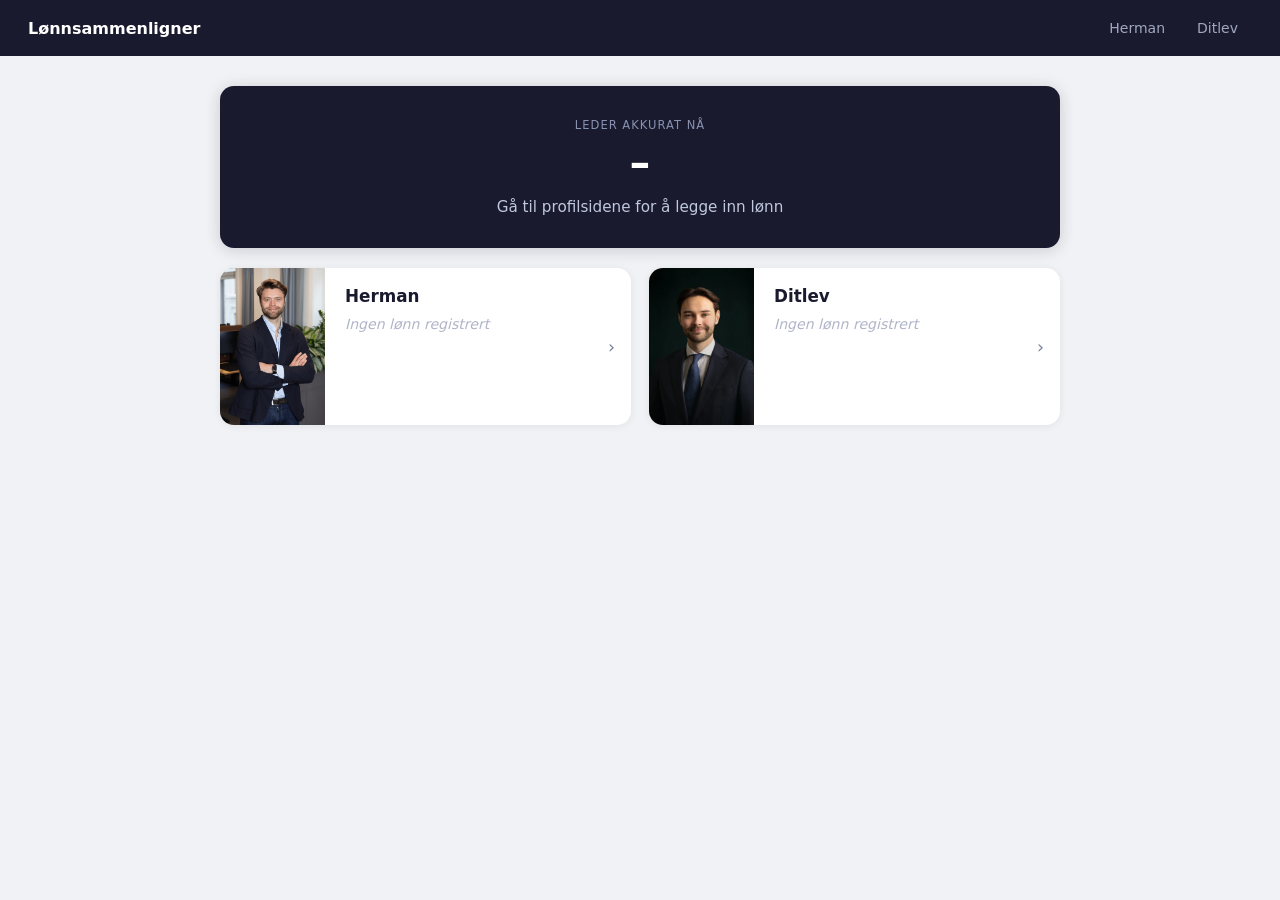
<file: index.html>
<!DOCTYPE html>
<html lang="no">
<head>
  <meta charset="UTF-8">
  <meta name="viewport" content="width=device-width, initial-scale=1.0">
  <title>Lønnsammenligner</title>
  <link rel="stylesheet" href="style.css">
  <style>
    .leader-card {
      background: var(--dark);
      color: #fff;
      border-radius: var(--radius);
      padding: 32px 36px;
      text-align: center;
      margin-bottom: 20px;
      box-shadow: 0 2px 16px rgba(26,26,46,0.18);
    }

    .leader-eyebrow {
      font-size: 0.72rem;
      text-transform: uppercase;
      letter-spacing: 1px;
      color: #8892b0;
      margin-bottom: 8px;
    }

    .leader-name {
      font-size: 2.6rem;
      font-weight: 800;
      line-height: 1.1;
    }

    .leader-comment {
      margin-top: 12px;
      color: #c0c8de;
      font-size: 0.95rem;
    }

    .cmp-stats {
      display: grid;
      grid-template-columns: repeat(3, 1fr);
      gap: 10px;
      margin-top: 24px;
    }

    .cmp-block {
      background: rgba(255,255,255,0.08);
      border-radius: 10px;
      padding: 12px;
      text-align: center;
    }
    .cmp-block .lbl { font-size: 0.66rem; text-transform: uppercase; letter-spacing: 0.7px; color: #8892b0; margin-bottom: 4px; }
    .cmp-block .val { font-size: 1rem; font-weight: 700; }

    .person-link {
      text-decoration: none;
      color: inherit;
      display: flex;
      align-items: stretch;
      overflow: hidden;
      border-radius: var(--radius);
      transition: box-shadow 0.18s, transform 0.18s;
    }
    .person-link:hover {
      box-shadow: 0 6px 22px rgba(0,0,0,0.13);
      transform: translateY(-2px);
    }

    .person-thumb {
      width: 105px;
      flex-shrink: 0;
    }
    .person-thumb img {
      width: 100%;
      height: 100%;
      object-fit: cover;
      object-position: top center;
      display: block;
    }

    .person-info { padding: 18px 20px; flex: 1; }
    .person-info h3 { font-size: 1.05rem; font-weight: 700; margin-bottom: 10px; }

    .person-salary { font-size: 1.1rem; font-weight: 700; }
    .person-sub { font-size: 0.78rem; color: var(--muted); margin-top: 1px; }
    .person-meta { font-size: 0.76rem; color: var(--muted); margin-top: 10px; }

    .person-empty { color: #b0b4c8; font-style: italic; font-size: 0.88rem; }

    .person-arrow {
      display: flex;
      align-items: center;
      padding-right: 16px;
      color: var(--muted);
      font-size: 1.1rem;
    }
  </style>
</head>
<body>

<nav>
  <a href="index.html" class="nav-brand">Lønnsammenligner</a>
  <div class="nav-links">
    <a href="herman.html" class="nav-link">Herman</a>
    <a href="ditlev.html" class="nav-link">Ditlev</a>
  </div>
</nav>

<main>
  <!-- Leader section -->
  <div class="leader-card">
    <div class="leader-eyebrow">Leder akkurat nå</div>
    <div class="leader-name" id="leader-name">–</div>
    <div class="leader-comment" id="leader-comment">Gå til profilsidene for å legge inn lønn</div>
    <div class="cmp-stats" id="cmp-stats" style="display:none"></div>
  </div>

  <!-- Person cards -->
  <div class="grid-2">
    <a href="herman.html" class="card person-link">
      <div class="person-thumb"><img src="Herman.png" alt="Herman"></div>
      <div class="person-info">
        <h3>Herman</h3>
        <div id="mini-herman"></div>
      </div>
      <div class="person-arrow">›</div>
    </a>
    <a href="ditlev.html" class="card person-link">
      <div class="person-thumb"><img src="Ditlev.webp" alt="Ditlev"></div>
      <div class="person-info">
        <h3>Ditlev</h3>
        <div id="mini-ditlev"></div>
      </div>
      <div class="person-arrow">›</div>
    </a>
  </div>
</main>

<script>
  function loadData() {
    const raw = localStorage.getItem('lonn-sammenligner');
    const def = { herman: { salaryEntries: [], portfolio: [] }, ditlev: { salaryEntries: [], portfolio: [] } };
    if (!raw) return def;
    const d = JSON.parse(raw);
    // Migrate old format (plain arrays)
    if (Array.isArray(d.herman)) {
      return {
        herman: { salaryEntries: d.herman, portfolio: [] },
        ditlev: { salaryEntries: Array.isArray(d.ditlev) ? d.ditlev : [], portfolio: [] }
      };
    }
    ['herman', 'ditlev'].forEach(p => {
      d[p] = d[p] || {};
      d[p].salaryEntries = d[p].salaryEntries || [];
      d[p].portfolio = d[p].portfolio || [];
    });
    return d;
  }

  function latestYearly(entries) {
    return entries.length ? entries[entries.length - 1].yearly : null;
  }

  function fmtKr(v) {
    if (v == null) return '–';
    return Math.round(v).toLocaleString('nb-NO') + ' kr';
  }

  function getComment(leader, pct) {
    const other = leader === 'Herman' ? 'Ditlev' : 'Herman';
    if (pct < 1)  return `Ekstremt jevnt! ${leader} leder med hårfin margin 🤝`;
    if (pct < 5)  return `Knall jevnt — ${leader} er hakket foran ${other} 🏃`;
    if (pct < 15) return `${leader} leder komfortabelt 😎`;
    if (pct < 30) return `${leader} drar ifra — ${other} må ta noen ekstra vakter! 💼`;
    return `${leader} topper lønnsligaen med solid margin! 👑`;
  }

  function renderMini(person, entries, portfolio) {
    const yearly = latestYearly(entries);
    const el = document.getElementById('mini-' + person);
    if (!yearly) {
      el.innerHTML = '<div class="person-empty">Ingen lønn registrert</div>';
      return;
    }
    el.innerHTML = `
      <div class="person-salary">${fmtKr(yearly)}</div>
      <div class="person-sub">per år</div>
      <div class="person-meta">${entries.length} registrering${entries.length !== 1 ? 'er' : ''} · ${portfolio.length} aksjer/fond</div>
    `;
  }

  function render() {
    const data = loadData();
    const h = latestYearly(data.herman.salaryEntries);
    const d = latestYearly(data.ditlev.salaryEntries);

    renderMini('herman', data.herman.salaryEntries, data.herman.portfolio);
    renderMini('ditlev', data.ditlev.salaryEntries, data.ditlev.portfolio);

    if (h !== null && d !== null) {
      const diff = Math.abs(h - d);
      const pct = diff / Math.min(h, d) * 100;
      const leader = h >= d ? 'Herman' : 'Ditlev';

      document.getElementById('leader-name').textContent = leader + ' 👑';
      document.getElementById('leader-comment').textContent = getComment(leader, pct);

      const cmpEl = document.getElementById('cmp-stats');
      cmpEl.style.display = 'grid';
      cmpEl.innerHTML = `
        <div class="cmp-block"><div class="lbl">Herman / år</div><div class="val">${fmtKr(h)}</div></div>
        <div class="cmp-block"><div class="lbl">Ditlev / år</div><div class="val">${fmtKr(d)}</div></div>
        <div class="cmp-block"><div class="lbl">Differanse</div><div class="val">${fmtKr(diff)}</div></div>
      `;
    } else if (h !== null || d !== null) {
      const name = h !== null ? 'Herman' : 'Ditlev';
      document.getElementById('leader-name').textContent = name + ' leder foreløpig';
      document.getElementById('leader-comment').textContent = 'Venter på lønn for den andre...';
    }
  }

  render();
</script>

</body>
</html>
</file>
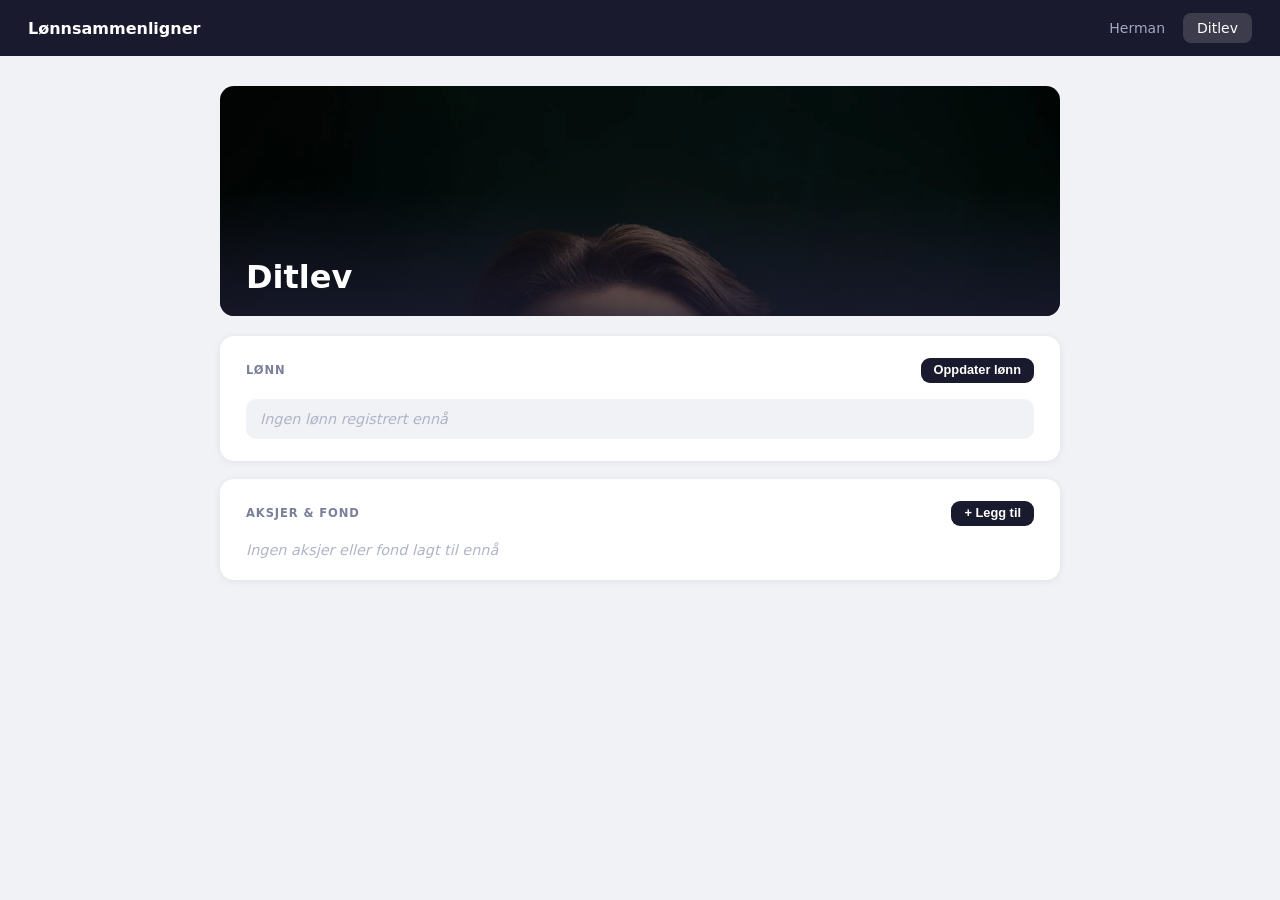
<file: ditlev.html>
<!DOCTYPE html>
<html lang="no">
<head>
  <meta charset="UTF-8">
  <meta name="viewport" content="width=device-width, initial-scale=1.0">
  <title>Ditlev – Lønnsammenligner</title>
  <link rel="stylesheet" href="style.css">
  <style>
    .profile-hero {
      position: relative;
      height: 230px;
      border-radius: var(--radius);
      overflow: hidden;
      margin-bottom: 20px;
    }
    .profile-hero img {
      width: 100%;
      height: 100%;
      object-fit: cover;
      object-position: top center;
      display: block;
    }
    .profile-overlay {
      position: absolute;
      inset: 0;
      background: linear-gradient(to top, rgba(26,26,46,0.82) 0%, transparent 55%);
      display: flex;
      align-items: flex-end;
      padding: 20px 26px;
    }
    .profile-name { color: #fff; font-size: 2rem; font-weight: 800; }

    .section-header {
      display: flex;
      align-items: center;
      justify-content: space-between;
      margin-bottom: 16px;
    }
  </style>
</head>
<body>

<nav>
  <a href="index.html" class="nav-brand">Lønnsammenligner</a>
  <div class="nav-links">
    <a href="herman.html" class="nav-link">Herman</a>
    <a href="ditlev.html" class="nav-link active">Ditlev</a>
  </div>
</nav>

<main>
  <div class="profile-hero">
    <img src="Ditlev.webp" alt="Ditlev">
    <div class="profile-overlay">
      <div class="profile-name">Ditlev</div>
    </div>
  </div>

  <!-- Salary -->
  <div class="card" style="margin-bottom:18px">
    <div class="card-inner">
      <div class="section-header">
        <div class="section-title">Lønn</div>
        <button class="btn btn-primary btn-sm" onclick="openSalaryModal()">Oppdater lønn</button>
      </div>
      <div class="stat-grid" id="salary-stats"></div>
    </div>
  </div>

  <!-- Portfolio -->
  <div class="card">
    <div class="card-inner">
      <div class="section-header">
        <div class="section-title">Aksjer &amp; fond</div>
        <button class="btn btn-primary btn-sm" onclick="openStockModal()">+ Legg til</button>
      </div>
      <div id="portfolio-list"></div>
    </div>
  </div>
</main>

<!-- Salary Modal -->
<div class="modal-backdrop" id="salary-modal">
  <div class="modal">
    <h3>Oppdater lønn</h3>
    <p class="subtitle">Ditlev – legg inn brutto lønn</p>
    <label class="field-label" for="salary-amount">Beløp (kr)</label>
    <input class="field-input" type="number" id="salary-amount" min="0" step="1" placeholder="f.eks. 65 000">
    <label class="field-label">Lønnstype</label>
    <div class="radio-row">
      <label><input type="radio" name="salary-type" value="hourly"><span class="radio-chip">Timelønn</span></label>
      <label><input type="radio" name="salary-type" value="monthly" checked><span class="radio-chip">Månedslønn</span></label>
      <label><input type="radio" name="salary-type" value="yearly"><span class="radio-chip">Årslønn</span></label>
    </div>
    <div class="modal-footer">
      <button class="btn btn-secondary" onclick="closeSalaryModal()">Avbryt</button>
      <button class="btn btn-primary" onclick="saveSalary()">Lagre</button>
    </div>
  </div>
</div>

<!-- Stock Modal -->
<div class="modal-backdrop" id="stock-modal">
  <div class="modal">
    <h3>Legg til aksje eller fond</h3>
    <p class="subtitle">Søk opp ticker-symbol fra Yahoo Finance</p>
    <label class="field-label" for="stock-ticker">Ticker-symbol</label>
    <input class="field-input" type="text" id="stock-ticker" placeholder="f.eks. EQNR.OL eller AAPL" autocomplete="off" spellcheck="false">
    <div class="field-hint">Oslo Børs-aksjer: legg til .OL (f.eks. DNB.OL, MOWI.OL)</div>
    <div class="error-msg" id="stock-error"></div>
    <div class="modal-footer">
      <button class="btn btn-secondary" onclick="closeStockModal()">Avbryt</button>
      <button class="btn btn-primary" id="stock-btn" onclick="addStock()">Legg til</button>
    </div>
  </div>
</div>

<script>
  const PERSON = 'ditlev';
  const HOURLY_HOURS = 1950;

  function loadData() {
    const raw = localStorage.getItem('lonn-sammenligner');
    const def = { herman: { salaryEntries: [], portfolio: [] }, ditlev: { salaryEntries: [], portfolio: [] } };
    if (!raw) return def;
    const d = JSON.parse(raw);
    if (Array.isArray(d.herman)) {
      return { herman: { salaryEntries: d.herman, portfolio: [] }, ditlev: { salaryEntries: Array.isArray(d.ditlev) ? d.ditlev : [], portfolio: [] } };
    }
    ['herman', 'ditlev'].forEach(p => {
      d[p] = d[p] || {};
      d[p].salaryEntries = d[p].salaryEntries || [];
      d[p].portfolio = d[p].portfolio || [];
    });
    return d;
  }

  function saveData(d) { localStorage.setItem('lonn-sammenligner', JSON.stringify(d)); }

  function toYearly(amount, type) {
    if (type === 'hourly')  return amount * HOURLY_HOURS;
    if (type === 'monthly') return amount * 12;
    return amount;
  }

  function fmtKr(v) {
    if (v == null) return '–';
    return Math.round(v).toLocaleString('nb-NO') + ' kr';
  }

  function fmtDate(iso) {
    return new Date(iso).toLocaleDateString('nb-NO', {
      day: 'numeric', month: 'short', year: 'numeric',
      hour: '2-digit', minute: '2-digit'
    });
  }

  function escHtml(s) {
    return String(s).replace(/&/g,'&amp;').replace(/</g,'&lt;').replace(/>/g,'&gt;').replace(/"/g,'&quot;');
  }

  function renderSalary() {
    const entries = loadData()[PERSON].salaryEntries;
    const el = document.getElementById('salary-stats');

    if (!entries.length) {
      el.innerHTML = '<div class="stat-block full" style="color:#b0b4c8;font-style:italic;font-size:.9rem">Ingen lønn registrert ennå</div>';
      return;
    }

    const last = entries[entries.length - 1];
    el.innerHTML = `
      <div class="stat-block full"><div class="lbl">Årslønn (brutto)</div><div class="val">${fmtKr(last.yearly)}</div></div>
      <div class="stat-block"><div class="lbl">Månedslønn (brutto)</div><div class="val">${fmtKr(last.yearly / 12)}</div></div>
      <div class="stat-block"><div class="lbl">Antall registreringer</div><div class="val">${entries.length}</div></div>
      <div class="stat-block full"><div class="lbl">Sist oppdatert</div><div class="val">${fmtDate(last.timestamp)}</div></div>
    `;
  }

  function renderPortfolio() {
    const portfolio = loadData()[PERSON].portfolio;
    const el = document.getElementById('portfolio-list');

    if (!portfolio.length) {
      el.innerHTML = '<div style="color:#b0b4c8;font-style:italic;font-size:.9rem">Ingen aksjer eller fond lagt til ennå</div>';
      return;
    }

    el.innerHTML = `<div class="portfolio-list">${portfolio.map((h, i) => `
      <div class="holding-row" id="holding-${i}">
        <div class="holding-info">
          <div class="holding-ticker">${escHtml(h.ticker)}</div>
          <div class="holding-name">${escHtml(h.name || h.ticker)}</div>
        </div>
        <div class="holding-price" id="price-${i}">
          <span class="price-loading">Henter kurs…</span>
        </div>
        <button class="btn-ghost-red" onclick="removeStock(${i})">Fjern</button>
      </div>
    `).join('')}</div>`;

    portfolio.forEach((h, i) => fetchAndShow(h.ticker, i));
  }

  async function fetchAndShow(ticker, idx) {
    const el = document.getElementById('price-' + idx);
    if (!el) return;
    try {
      const info = await fetchStockData(ticker);
      const pct = info.changePct;
      const cls = pct > 0.05 ? 'chg-up' : pct < -0.05 ? 'chg-down' : 'chg-flat';
      const sign = pct > 0 ? '+' : '';
      el.innerHTML = `
        <div class="price-val">${info.price.toLocaleString('nb-NO', { maximumFractionDigits: 2 })} ${info.currency}</div>
        <div class="price-chg ${cls}">${sign}${pct.toFixed(2)} %</div>
      `;
    } catch {
      el.innerHTML = '<div class="price-loading">Kurs ikke tilgjengelig</div>';
    }
  }

  async function fetchStockData(ticker) {
    const sym = encodeURIComponent(ticker.toUpperCase());
    const url = `https://query1.finance.yahoo.com/v7/finance/quote?symbols=${sym}`;

    const parse = d => {
      const r = d?.quoteResponse?.result?.[0];
      if (!r) throw new Error('Ingen data');
      return {
        name: r.shortName || r.longName || ticker,
        price: r.regularMarketPrice,
        changePct: r.regularMarketChangePercent,
        currency: r.currency || ''
      };
    };

    try {
      const res = await fetch(url, { headers: { Accept: 'application/json' } });
      if (res.ok) return parse(await res.json());
    } catch {}

    const proxy = `https://corsproxy.io/?${encodeURIComponent(url)}`;
    const res = await fetch(proxy);
    if (!res.ok) throw new Error('HTTP ' + res.status);
    return parse(await res.json());
  }

  function openSalaryModal() {
    document.getElementById('salary-amount').value = '';
    document.querySelector('input[name="salary-type"][value="monthly"]').checked = true;
    document.getElementById('salary-modal').classList.add('open');
    setTimeout(() => document.getElementById('salary-amount').focus(), 80);
  }

  function closeSalaryModal() {
    document.getElementById('salary-modal').classList.remove('open');
  }

  function saveSalary() {
    const inp = document.getElementById('salary-amount');
    const amount = parseFloat(inp.value);
    if (!amount || amount <= 0) {
      inp.classList.add('has-error');
      inp.focus();
      setTimeout(() => inp.classList.remove('has-error'), 1500);
      return;
    }
    const type = document.querySelector('input[name="salary-type"]:checked').value;
    const data = loadData();
    data[PERSON].salaryEntries.push({ amount, type, yearly: toYearly(amount, type), timestamp: new Date().toISOString() });
    saveData(data);
    closeSalaryModal();
    renderSalary();
  }

  function openStockModal() {
    document.getElementById('stock-ticker').value = '';
    document.getElementById('stock-error').style.display = 'none';
    document.getElementById('stock-modal').classList.add('open');
    setTimeout(() => document.getElementById('stock-ticker').focus(), 80);
  }

  function closeStockModal() {
    document.getElementById('stock-modal').classList.remove('open');
  }

  async function addStock() {
    const tickerEl = document.getElementById('stock-ticker');
    const errEl = document.getElementById('stock-error');
    const btn = document.getElementById('stock-btn');
    const ticker = tickerEl.value.trim().toUpperCase();

    errEl.style.display = 'none';

    if (!ticker) {
      tickerEl.classList.add('has-error');
      setTimeout(() => tickerEl.classList.remove('has-error'), 1500);
      return;
    }

    const data = loadData();
    if (data[PERSON].portfolio.some(h => h.ticker === ticker)) {
      errEl.textContent = `${ticker} er allerede i porteføljen`;
      errEl.style.display = 'block';
      return;
    }

    btn.textContent = 'Validerer…';
    btn.disabled = true;

    try {
      const info = await fetchStockData(ticker);
      data[PERSON].portfolio.push({ ticker, name: info.name, addedAt: new Date().toISOString() });
      saveData(data);
      closeStockModal();
      renderPortfolio();
    } catch {
      errEl.textContent = `Fant ikke "${ticker}". Sjekk at symbolet er riktig (f.eks. EQNR.OL, AAPL).`;
      errEl.style.display = 'block';
    } finally {
      btn.textContent = 'Legg til';
      btn.disabled = false;
    }
  }

  function removeStock(idx) {
    const data = loadData();
    data[PERSON].portfolio.splice(idx, 1);
    saveData(data);
    renderPortfolio();
  }

  ['salary-modal', 'stock-modal'].forEach(id => {
    document.getElementById(id).addEventListener('click', e => {
      if (e.target === document.getElementById(id)) document.getElementById(id).classList.remove('open');
    });
  });

  document.getElementById('salary-amount').addEventListener('keydown', e => { if (e.key === 'Enter') saveSalary(); });
  document.getElementById('stock-ticker').addEventListener('keydown', e => { if (e.key === 'Enter') addStock(); });
  document.getElementById('stock-ticker').addEventListener('input', e => { e.target.value = e.target.value.toUpperCase(); });

  renderSalary();
  renderPortfolio();
</script>

</body>
</html>
</file>
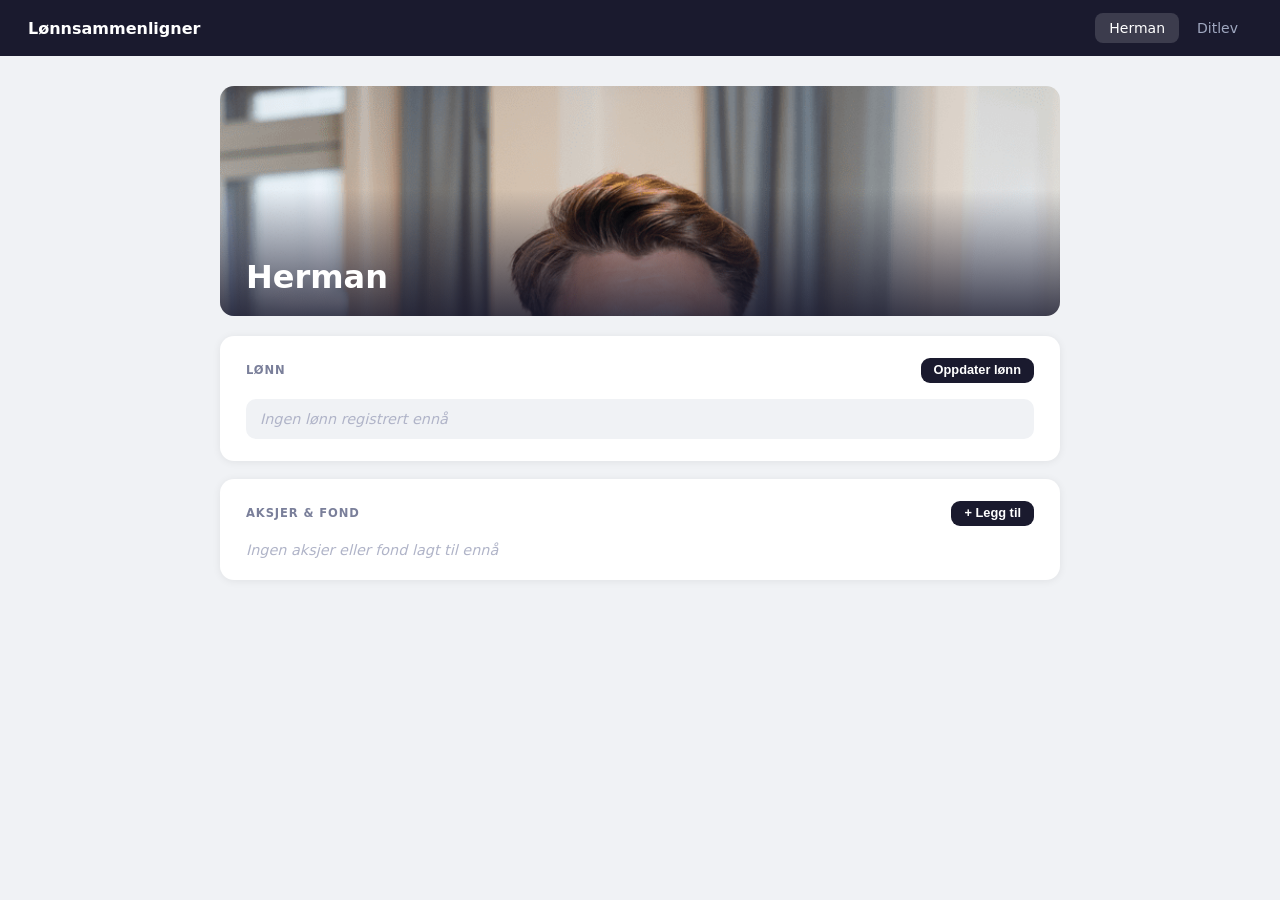
<file: herman.html>
<!DOCTYPE html>
<html lang="no">
<head>
  <meta charset="UTF-8">
  <meta name="viewport" content="width=device-width, initial-scale=1.0">
  <title>Herman – Lønnsammenligner</title>
  <link rel="stylesheet" href="style.css">
  <style>
    .profile-hero {
      position: relative;
      height: 230px;
      border-radius: var(--radius);
      overflow: hidden;
      margin-bottom: 20px;
    }
    .profile-hero img {
      width: 100%;
      height: 100%;
      object-fit: cover;
      object-position: top center;
      display: block;
    }
    .profile-overlay {
      position: absolute;
      inset: 0;
      background: linear-gradient(to top, rgba(26,26,46,0.82) 0%, transparent 55%);
      display: flex;
      align-items: flex-end;
      padding: 20px 26px;
    }
    .profile-name { color: #fff; font-size: 2rem; font-weight: 800; }

    .section-header {
      display: flex;
      align-items: center;
      justify-content: space-between;
      margin-bottom: 16px;
    }
  </style>
</head>
<body>

<nav>
  <a href="index.html" class="nav-brand">Lønnsammenligner</a>
  <div class="nav-links">
    <a href="herman.html" class="nav-link active">Herman</a>
    <a href="ditlev.html" class="nav-link">Ditlev</a>
  </div>
</nav>

<main>
  <div class="profile-hero">
    <img src="Herman.png" alt="Herman">
    <div class="profile-overlay">
      <div class="profile-name">Herman</div>
    </div>
  </div>

  <!-- Salary -->
  <div class="card" style="margin-bottom:18px">
    <div class="card-inner">
      <div class="section-header">
        <div class="section-title">Lønn</div>
        <button class="btn btn-primary btn-sm" onclick="openSalaryModal()">Oppdater lønn</button>
      </div>
      <div class="stat-grid" id="salary-stats"></div>
    </div>
  </div>

  <!-- Portfolio -->
  <div class="card">
    <div class="card-inner">
      <div class="section-header">
        <div class="section-title">Aksjer &amp; fond</div>
        <button class="btn btn-primary btn-sm" onclick="openStockModal()">+ Legg til</button>
      </div>
      <div id="portfolio-list"></div>
    </div>
  </div>
</main>

<!-- Salary Modal -->
<div class="modal-backdrop" id="salary-modal">
  <div class="modal">
    <h3>Oppdater lønn</h3>
    <p class="subtitle">Herman – legg inn brutto lønn</p>
    <label class="field-label" for="salary-amount">Beløp (kr)</label>
    <input class="field-input" type="number" id="salary-amount" min="0" step="1" placeholder="f.eks. 65 000">
    <label class="field-label">Lønnstype</label>
    <div class="radio-row">
      <label><input type="radio" name="salary-type" value="hourly"><span class="radio-chip">Timelønn</span></label>
      <label><input type="radio" name="salary-type" value="monthly" checked><span class="radio-chip">Månedslønn</span></label>
      <label><input type="radio" name="salary-type" value="yearly"><span class="radio-chip">Årslønn</span></label>
    </div>
    <div class="modal-footer">
      <button class="btn btn-secondary" onclick="closeSalaryModal()">Avbryt</button>
      <button class="btn btn-primary" onclick="saveSalary()">Lagre</button>
    </div>
  </div>
</div>

<!-- Stock Modal -->
<div class="modal-backdrop" id="stock-modal">
  <div class="modal">
    <h3>Legg til aksje eller fond</h3>
    <p class="subtitle">Søk opp ticker-symbol fra Yahoo Finance</p>
    <label class="field-label" for="stock-ticker">Ticker-symbol</label>
    <input class="field-input" type="text" id="stock-ticker" placeholder="f.eks. EQNR.OL eller AAPL" autocomplete="off" spellcheck="false">
    <div class="field-hint">Oslo Børs-aksjer: legg til .OL (f.eks. DNB.OL, MOWI.OL)</div>
    <div class="error-msg" id="stock-error"></div>
    <div class="modal-footer">
      <button class="btn btn-secondary" onclick="closeStockModal()">Avbryt</button>
      <button class="btn btn-primary" id="stock-btn" onclick="addStock()">Legg til</button>
    </div>
  </div>
</div>

<script>
  const PERSON = 'herman';
  const HOURLY_HOURS = 1950;

  // ── Data ──────────────────────────────────────────────────

  function loadData() {
    const raw = localStorage.getItem('lonn-sammenligner');
    const def = { herman: { salaryEntries: [], portfolio: [] }, ditlev: { salaryEntries: [], portfolio: [] } };
    if (!raw) return def;
    const d = JSON.parse(raw);
    if (Array.isArray(d.herman)) {
      return { herman: { salaryEntries: d.herman, portfolio: [] }, ditlev: { salaryEntries: Array.isArray(d.ditlev) ? d.ditlev : [], portfolio: [] } };
    }
    ['herman', 'ditlev'].forEach(p => {
      d[p] = d[p] || {};
      d[p].salaryEntries = d[p].salaryEntries || [];
      d[p].portfolio = d[p].portfolio || [];
    });
    return d;
  }

  function saveData(d) { localStorage.setItem('lonn-sammenligner', JSON.stringify(d)); }

  function toYearly(amount, type) {
    if (type === 'hourly')  return amount * HOURLY_HOURS;
    if (type === 'monthly') return amount * 12;
    return amount;
  }

  // ── Format ───────────────────────────────────────────────

  function fmtKr(v) {
    if (v == null) return '–';
    return Math.round(v).toLocaleString('nb-NO') + ' kr';
  }

  function fmtDate(iso) {
    return new Date(iso).toLocaleDateString('nb-NO', {
      day: 'numeric', month: 'short', year: 'numeric',
      hour: '2-digit', minute: '2-digit'
    });
  }

  function escHtml(s) {
    return String(s).replace(/&/g,'&amp;').replace(/</g,'&lt;').replace(/>/g,'&gt;').replace(/"/g,'&quot;');
  }

  // ── Render salary ────────────────────────────────────────

  function renderSalary() {
    const entries = loadData()[PERSON].salaryEntries;
    const el = document.getElementById('salary-stats');

    if (!entries.length) {
      el.innerHTML = '<div class="stat-block full" style="color:#b0b4c8;font-style:italic;font-size:.9rem">Ingen lønn registrert ennå</div>';
      return;
    }

    const last = entries[entries.length - 1];
    el.innerHTML = `
      <div class="stat-block full"><div class="lbl">Årslønn (brutto)</div><div class="val">${fmtKr(last.yearly)}</div></div>
      <div class="stat-block"><div class="lbl">Månedslønn (brutto)</div><div class="val">${fmtKr(last.yearly / 12)}</div></div>
      <div class="stat-block"><div class="lbl">Antall registreringer</div><div class="val">${entries.length}</div></div>
      <div class="stat-block full"><div class="lbl">Sist oppdatert</div><div class="val">${fmtDate(last.timestamp)}</div></div>
    `;
  }

  // ── Render portfolio ─────────────────────────────────────

  function renderPortfolio() {
    const portfolio = loadData()[PERSON].portfolio;
    const el = document.getElementById('portfolio-list');

    if (!portfolio.length) {
      el.innerHTML = '<div style="color:#b0b4c8;font-style:italic;font-size:.9rem">Ingen aksjer eller fond lagt til ennå</div>';
      return;
    }

    el.innerHTML = `<div class="portfolio-list">${portfolio.map((h, i) => `
      <div class="holding-row" id="holding-${i}">
        <div class="holding-info">
          <div class="holding-ticker">${escHtml(h.ticker)}</div>
          <div class="holding-name">${escHtml(h.name || h.ticker)}</div>
        </div>
        <div class="holding-price" id="price-${i}">
          <span class="price-loading">Henter kurs…</span>
        </div>
        <button class="btn-ghost-red" onclick="removeStock(${i})">Fjern</button>
      </div>
    `).join('')}</div>`;

    portfolio.forEach((h, i) => fetchAndShow(h.ticker, i));
  }

  async function fetchAndShow(ticker, idx) {
    const el = document.getElementById('price-' + idx);
    if (!el) return;
    try {
      const info = await fetchStockData(ticker);
      const pct = info.changePct;
      const cls = pct > 0.05 ? 'chg-up' : pct < -0.05 ? 'chg-down' : 'chg-flat';
      const sign = pct > 0 ? '+' : '';
      el.innerHTML = `
        <div class="price-val">${info.price.toLocaleString('nb-NO', { maximumFractionDigits: 2 })} ${info.currency}</div>
        <div class="price-chg ${cls}">${sign}${pct.toFixed(2)} %</div>
      `;
    } catch {
      el.innerHTML = '<div class="price-loading">Kurs ikke tilgjengelig</div>';
    }
  }

  // ── Yahoo Finance API ────────────────────────────────────

  async function fetchStockData(ticker) {
    const sym = encodeURIComponent(ticker.toUpperCase());
    const url = `https://query1.finance.yahoo.com/v7/finance/quote?symbols=${sym}`;

    const parse = d => {
      const r = d?.quoteResponse?.result?.[0];
      if (!r) throw new Error('Ingen data');
      return {
        name: r.shortName || r.longName || ticker,
        price: r.regularMarketPrice,
        changePct: r.regularMarketChangePercent,
        currency: r.currency || ''
      };
    };

    // Try direct, then CORS proxy fallback
    try {
      const res = await fetch(url, { headers: { Accept: 'application/json' } });
      if (res.ok) return parse(await res.json());
    } catch {}

    const proxy = `https://corsproxy.io/?${encodeURIComponent(url)}`;
    const res = await fetch(proxy);
    if (!res.ok) throw new Error('HTTP ' + res.status);
    return parse(await res.json());
  }

  // ── Salary modal ─────────────────────────────────────────

  function openSalaryModal() {
    document.getElementById('salary-amount').value = '';
    document.querySelector('input[name="salary-type"][value="monthly"]').checked = true;
    document.getElementById('salary-modal').classList.add('open');
    setTimeout(() => document.getElementById('salary-amount').focus(), 80);
  }

  function closeSalaryModal() {
    document.getElementById('salary-modal').classList.remove('open');
  }

  function saveSalary() {
    const inp = document.getElementById('salary-amount');
    const amount = parseFloat(inp.value);
    if (!amount || amount <= 0) {
      inp.classList.add('has-error');
      inp.focus();
      setTimeout(() => inp.classList.remove('has-error'), 1500);
      return;
    }
    const type = document.querySelector('input[name="salary-type"]:checked').value;
    const data = loadData();
    data[PERSON].salaryEntries.push({ amount, type, yearly: toYearly(amount, type), timestamp: new Date().toISOString() });
    saveData(data);
    closeSalaryModal();
    renderSalary();
  }

  // ── Stock modal ──────────────────────────────────────────

  function openStockModal() {
    document.getElementById('stock-ticker').value = '';
    document.getElementById('stock-error').style.display = 'none';
    document.getElementById('stock-modal').classList.add('open');
    setTimeout(() => document.getElementById('stock-ticker').focus(), 80);
  }

  function closeStockModal() {
    document.getElementById('stock-modal').classList.remove('open');
  }

  async function addStock() {
    const tickerEl = document.getElementById('stock-ticker');
    const errEl = document.getElementById('stock-error');
    const btn = document.getElementById('stock-btn');
    const ticker = tickerEl.value.trim().toUpperCase();

    errEl.style.display = 'none';

    if (!ticker) {
      tickerEl.classList.add('has-error');
      setTimeout(() => tickerEl.classList.remove('has-error'), 1500);
      return;
    }

    const data = loadData();
    if (data[PERSON].portfolio.some(h => h.ticker === ticker)) {
      errEl.textContent = `${ticker} er allerede i porteføljen`;
      errEl.style.display = 'block';
      return;
    }

    btn.textContent = 'Validerer…';
    btn.disabled = true;

    try {
      const info = await fetchStockData(ticker);
      data[PERSON].portfolio.push({ ticker, name: info.name, addedAt: new Date().toISOString() });
      saveData(data);
      closeStockModal();
      renderPortfolio();
    } catch {
      errEl.textContent = `Fant ikke "${ticker}". Sjekk at symbolet er riktig (f.eks. EQNR.OL, AAPL).`;
      errEl.style.display = 'block';
    } finally {
      btn.textContent = 'Legg til';
      btn.disabled = false;
    }
  }

  function removeStock(idx) {
    const data = loadData();
    data[PERSON].portfolio.splice(idx, 1);
    saveData(data);
    renderPortfolio();
  }

  // ── Event helpers ────────────────────────────────────────

  ['salary-modal', 'stock-modal'].forEach(id => {
    document.getElementById(id).addEventListener('click', e => {
      if (e.target === document.getElementById(id)) document.getElementById(id).classList.remove('open');
    });
  });

  document.getElementById('salary-amount').addEventListener('keydown', e => { if (e.key === 'Enter') saveSalary(); });
  document.getElementById('stock-ticker').addEventListener('keydown', e => { if (e.key === 'Enter') addStock(); });
  document.getElementById('stock-ticker').addEventListener('input', e => { e.target.value = e.target.value.toUpperCase(); });

  // ── Init ─────────────────────────────────────────────────
  renderSalary();
  renderPortfolio();
</script>

</body>
</html>
</file>
<file: style.css>
*, *::before, *::after { box-sizing: border-box; margin: 0; padding: 0; }

:root {
  --dark: #1a1a2e;
  --bg: #f0f2f5;
  --card: #ffffff;
  --muted: #7a7f9a;
  --border: #e8eaf0;
  --radius: 14px;
}

body {
  font-family: 'Segoe UI', system-ui, -apple-system, sans-serif;
  background: var(--bg);
  color: var(--dark);
  min-height: 100vh;
}

/* ── Nav ── */
nav {
  background: var(--dark);
  display: flex;
  align-items: center;
  padding: 0 28px;
  height: 56px;
  position: sticky;
  top: 0;
  z-index: 50;
}

.nav-brand {
  color: #fff;
  font-weight: 700;
  font-size: 1rem;
  text-decoration: none;
  margin-right: auto;
}

.nav-links { display: flex; gap: 4px; }

.nav-link {
  color: #a0a8c0;
  text-decoration: none;
  font-size: 0.875rem;
  font-weight: 500;
  padding: 7px 14px;
  border-radius: 8px;
  transition: background 0.15s, color 0.15s;
}
.nav-link:hover { background: rgba(255,255,255,0.1); color: #fff; }
.nav-link.active { background: rgba(255,255,255,0.15); color: #fff; }

/* ── Layout ── */
main { max-width: 880px; margin: 0 auto; padding: 30px 20px 60px; }

.grid-2 { display: grid; grid-template-columns: 1fr 1fr; gap: 18px; }

/* ── Cards ── */
.card {
  background: var(--card);
  border-radius: var(--radius);
  box-shadow: 0 1px 8px rgba(0,0,0,0.07);
}
.card-inner { padding: 22px 26px; }

.section-title {
  font-size: 0.72rem;
  font-weight: 700;
  text-transform: uppercase;
  letter-spacing: 0.9px;
  color: var(--muted);
}

/* ── Stat blocks ── */
.stat-grid { display: grid; grid-template-columns: 1fr 1fr; gap: 10px; }

.stat-block {
  background: var(--bg);
  border-radius: 10px;
  padding: 12px 14px;
}
.stat-block.full { grid-column: span 2; }

.stat-block .lbl {
  font-size: 0.67rem;
  text-transform: uppercase;
  letter-spacing: 0.7px;
  color: var(--muted);
  margin-bottom: 3px;
}
.stat-block .val { font-size: 0.97rem; font-weight: 600; }

/* ── Buttons ── */
.btn {
  display: inline-flex;
  align-items: center;
  gap: 6px;
  padding: 9px 16px;
  border: none;
  border-radius: 9px;
  font-size: 0.875rem;
  font-weight: 600;
  cursor: pointer;
  transition: opacity 0.15s;
  text-decoration: none;
  line-height: 1;
}
.btn:hover { opacity: 0.8; }
.btn-primary { background: var(--dark); color: #fff; }
.btn-secondary { background: var(--bg); color: #44475a; }
.btn-sm { padding: 6px 13px; font-size: 0.8rem; }

.btn-ghost-red {
  background: none;
  border: none;
  color: #dc2626;
  font-size: 0.78rem;
  font-weight: 600;
  cursor: pointer;
  padding: 4px 8px;
  border-radius: 6px;
  flex-shrink: 0;
}
.btn-ghost-red:hover { background: #fef2f2; }

/* ── Modal ── */
.modal-backdrop {
  display: none;
  position: fixed;
  inset: 0;
  background: rgba(0,0,0,0.42);
  z-index: 200;
  align-items: center;
  justify-content: center;
  padding: 16px;
}
.modal-backdrop.open { display: flex; }

.modal {
  background: #fff;
  border-radius: 18px;
  padding: 30px 32px;
  width: 100%;
  max-width: 400px;
  box-shadow: 0 12px 48px rgba(0,0,0,0.16);
}

.modal h3 { font-size: 1.15rem; font-weight: 700; margin-bottom: 4px; }
.modal .subtitle { color: var(--muted); font-size: 0.85rem; margin-bottom: 22px; }

.field-label {
  display: block;
  font-size: 0.82rem;
  font-weight: 600;
  color: #44475a;
  margin-bottom: 6px;
}

.field-input {
  width: 100%;
  padding: 10px 13px;
  border: 1.5px solid #d0d3e0;
  border-radius: 9px;
  font-size: 0.95rem;
  outline: none;
  transition: border-color 0.18s;
  font-family: inherit;
  margin-bottom: 16px;
}
.field-input:focus { border-color: var(--dark); }
.field-input.has-error { border-color: #dc2626; }

.radio-row { display: flex; gap: 8px; margin-bottom: 22px; }
.radio-row label { flex: 1; cursor: pointer; }
.radio-row input[type="radio"] { display: none; }

.radio-chip {
  display: block;
  text-align: center;
  padding: 8px 4px;
  border: 1.5px solid #d0d3e0;
  border-radius: 9px;
  font-size: 0.82rem;
  font-weight: 600;
  color: var(--muted);
  transition: all 0.15s;
}
.radio-row input[type="radio"]:checked + .radio-chip {
  border-color: var(--dark);
  background: var(--dark);
  color: #fff;
}

.modal-footer { display: flex; gap: 8px; margin-top: 8px; }
.modal-footer .btn { flex: 1; justify-content: center; padding: 11px; }

/* ── Portfolio ── */
.portfolio-list { display: flex; flex-direction: column; gap: 8px; }

.holding-row {
  display: flex;
  align-items: center;
  background: var(--bg);
  border-radius: 10px;
  padding: 11px 14px;
  gap: 10px;
}

.holding-info { flex: 1; min-width: 0; }

.holding-ticker {
  font-size: 0.7rem;
  font-weight: 700;
  color: var(--muted);
  letter-spacing: 0.5px;
  text-transform: uppercase;
}

.holding-name {
  font-size: 0.9rem;
  font-weight: 600;
  white-space: nowrap;
  overflow: hidden;
  text-overflow: ellipsis;
}

.holding-price { text-align: right; flex-shrink: 0; }
.price-val { font-size: 0.88rem; font-weight: 600; }
.price-chg { font-size: 0.76rem; font-weight: 600; }
.price-loading { color: var(--muted); font-size: 0.8rem; }

.chg-up { color: #16a34a; }
.chg-down { color: #dc2626; }
.chg-flat { color: var(--muted); }

.field-hint {
  font-size: 0.78rem;
  color: var(--muted);
  margin-top: -10px;
  margin-bottom: 14px;
}

.error-msg {
  color: #dc2626;
  font-size: 0.82rem;
  margin-bottom: 10px;
  display: none;
}

@media (max-width: 620px) {
  .grid-2 { grid-template-columns: 1fr; }
  nav { padding: 0 16px; }
  main { padding: 20px 14px 50px; }
  .modal { padding: 24px 20px; }
}
</file>
